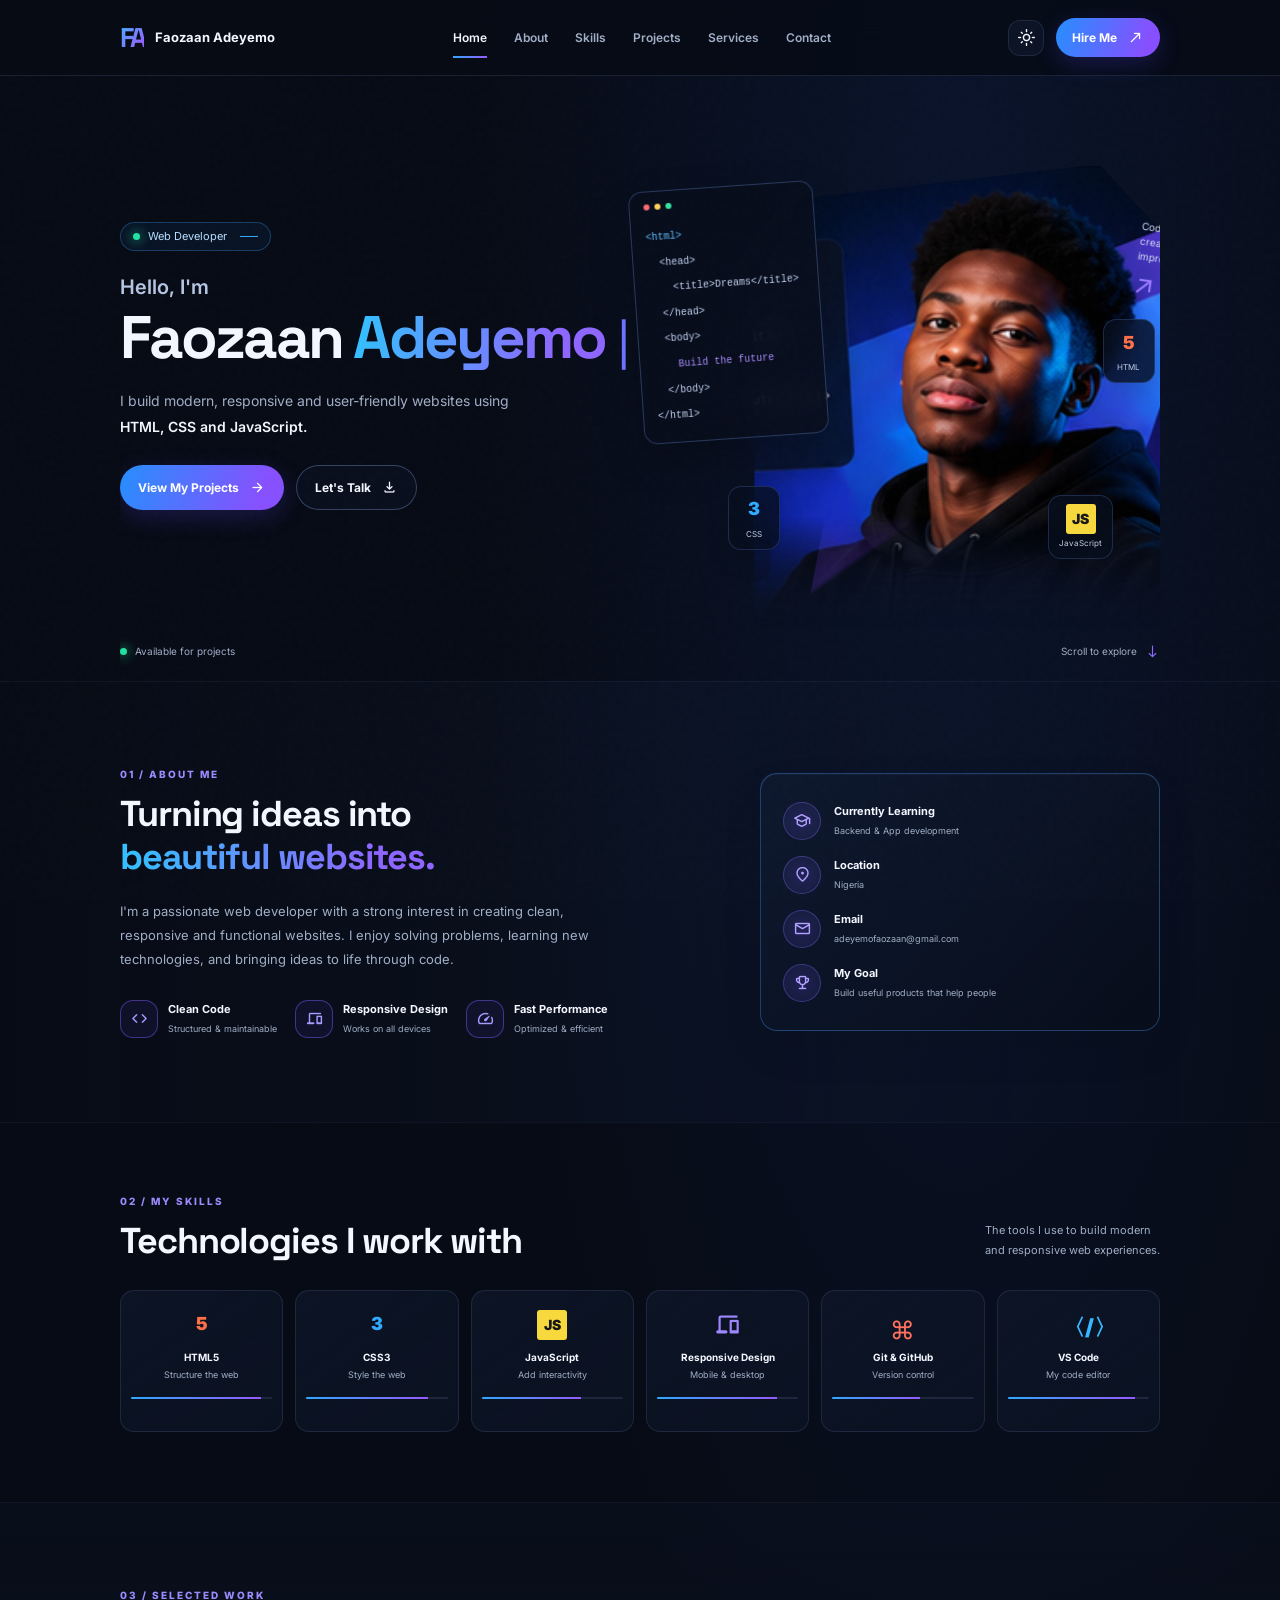
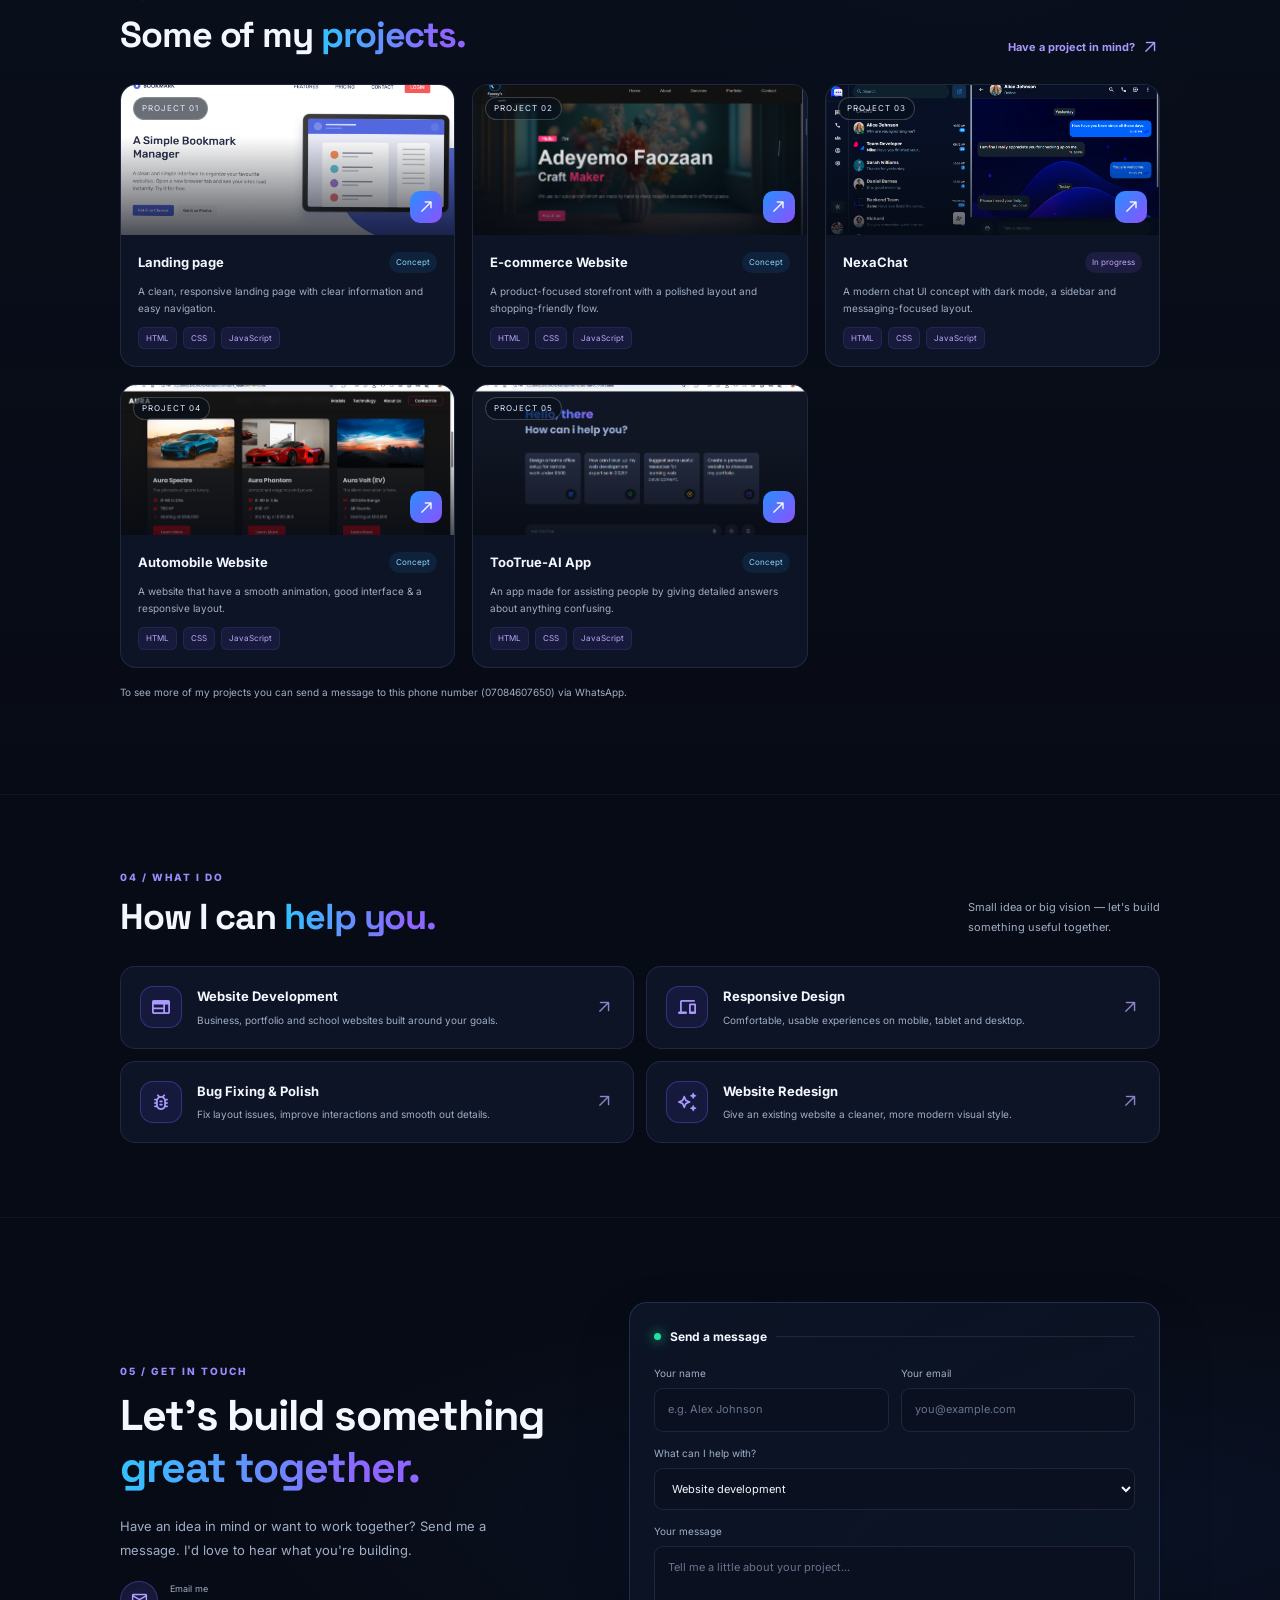
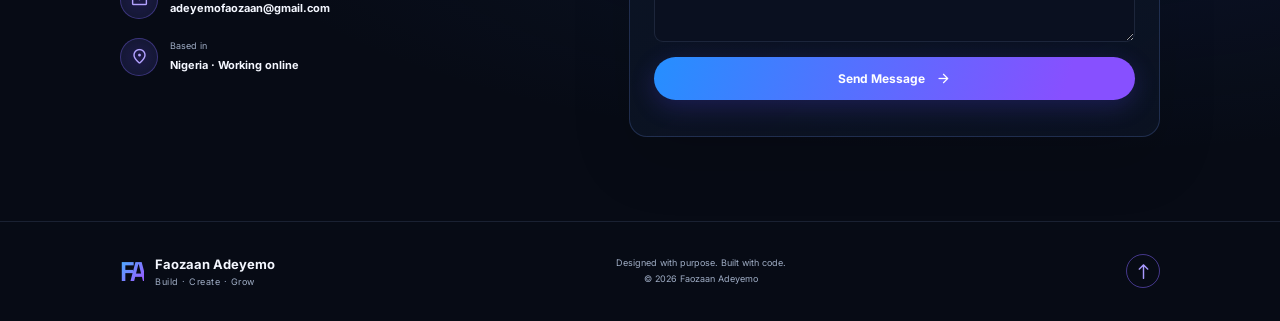
<file: index.html>
<!DOCTYPE html>
<html lang="en">
<head>
    <meta charset="UTF-8">
    <meta name="viewport" content="width=device-width, initial-scale=1.0">
    <meta name="theme-color" content="#070b15">

    <meta
        name="description"
        content="Faozaan Adeyemo — web developer building modern, responsive websites."
    >

    <title>Faozaan Adeyemo — Web Developer</title>

    <!-- Google Fonts -->
    <link rel="preconnect" href="https://fonts.googleapis.com">
    <link
        rel="preconnect"
        href="https://fonts.gstatic.com"
        crossorigin
    >

    <link
        href="https://fonts.googleapis.com/css2?family=Inter:wght@400;500;600;700;800&family=Space+Grotesk:wght@400;500;600;700&display=swap"
        rel="stylesheet"
    >

    <!-- Material Symbols -->
    <link
        href="https://fonts.googleapis.com/css2?family=Material+Symbols+Rounded:opsz,wght,FILL,GRAD@20..48,400,0,0"
        rel="stylesheet"
    >

    <!-- Main Stylesheet -->
    <link rel="stylesheet" href="style.css">
</head>

<body>

    <!-- Background Effects -->
    <div class="noise" aria-hidden="true"></div>
    <div class="scroll-progress" aria-hidden="true"></div>

    <!-- Header / Navigation -->
    <header class="topbar" id="top">

        <a class="brand" href="#home" aria-label="Faozaan home">
            <span class="brand-mark">FA</span>
            <span>Faozaan Adeyemo</span>
        </a>

        <button
            class="menu-toggle icon-button"
            aria-label="Open menu"
            aria-expanded="false"
        >
            <span class="material-symbols-rounded">menu</span>
        </button>

        <nav class="nav-links" aria-label="Main navigation">
            <a class="active" href="#home">Home</a>
            <a href="#about">About</a>
            <a href="#skills">Skills</a>
            <a href="#projects">Projects</a>
            <a href="#services">Services</a>
            <a href="#contact">Contact</a>
        </nav>

        <div class="nav-actions">

            <button
                class="icon-button theme-toggle"
                aria-label="Toggle light mode"
            >
                <span class="material-symbols-rounded">light_mode</span>
            </button>

            <a
                class="button button-small button-primary"
                href="#contact"
            >
                Hire Me
                <span class="material-symbols-rounded">north_east</span>
            </a>

        </div>
    </header>

    <main>

        <!-- Hero Section -->
        <section class="hero section-wrap" id="home">

            <div class="hero-copy">

                <div class="eyebrow">
                    <span class="status-dot"></span>
                    Web Developer
                    <span class="eyebrow-line"></span>
                </div>

                <p class="hello">Hello, I'm</p>

                <h1>
                    Faozaan
                    <span class="gradient-text">Adeyemo</span>
                    <span class="typing-caret">|</span>
                </h1>

                <p class="hero-description">
                    I build modern, responsive and user-friendly websites
                    using <strong>HTML, CSS and JavaScript.</strong>
                </p>

                <div class="hero-buttons">

                    <a
                        class="button button-primary magnetic"
                        href="#projects"
                    >
                        View My Projects
                        <span class="material-symbols-rounded">
                            arrow_forward
                        </span>
                    </a>

                    <a
                        class="button button-outline"
                        href="#contact"
                    >
                        Let's Talk
                        <span class="material-symbols-rounded">
                            download
                        </span>
                    </a>

                </div>

                <!-- Social Links -->
                <!-- <div class="socials">

                    <a
                        href="https://github.com/"
                        aria-label="GitHub"
                        title="Replace with your GitHub profile"
                    >
                        <span class="social-glyph">⌘</span>
                    </a>

                    <a
                        href="https://www.linkedin.com/"
                        aria-label="LinkedIn"
                        title="Replace with your LinkedIn profile"
                    >
                        in
                    </a>

                    <a href="https://x.com/" aria-label="X">
                        𝕏
                    </a>

                    <a
                        href="mailto:adeyemofaozaan@gmail.com"
                        aria-label="Email"
                    >
                        <span class="material-symbols-rounded">mail</span>
                    </a>

                </div> -->
            </div>

            <!-- Hero Visual -->
            <div class="hero-art">

                <div class="orb orb-one"></div>
                <div class="orb orb-two"></div>

                <!-- Code Window -->
                <div class="code-window floaty">

                    <div class="window-dots">
                        <i></i>
                        <i></i>
                        <i></i>
                    </div>

                    <code>
                        <span>&lt;html&gt;</span><br>
                        &nbsp;&nbsp;&lt;head&gt;<br>
                        &nbsp;&nbsp;&nbsp;&nbsp;&lt;title&gt;Dreams&lt;/title&gt;<br>
                        &nbsp;&nbsp;&lt;/head&gt;<br>
                        &nbsp;&nbsp;&lt;body&gt;<br>
                        &nbsp;&nbsp;&nbsp;&nbsp;<em>Build the future</em><br>
                        &nbsp;&nbsp;&lt;/body&gt;<br>
                        &lt;/html&gt;
                    </code>

                </div>

                <!-- Developer Portrait -->
                <div class="portrait-frame">

                    <div class="portrait-backdrop"></div>

                    <img
                        class="portrait"
                        src="assets/developer-portrait.png"
                        alt="Developer portrait from the portfolio concept"
                    >

                </div>

                <!-- Technology Badges -->
                <div class="tech-badge badge-html">
                    <span class="tech-icon html-icon">5</span>
                    <small>HTML</small>
                </div>

                <div class="tech-badge badge-css">
                    <span class="tech-icon css-icon">3</span>
                    <small>CSS</small>
                </div>

                <div class="tech-badge badge-js">
                    <span class="tech-icon js-icon">JS</span>
                    <small>JavaScript</small>
                </div>

                <div class="hand-note">
                    Code<br>
                    create<br>
                    improve
                    <span>↗</span>
                </div>

                <div class="hero-glow"></div>

            </div>

            <!-- Hero Footer -->
            <div class="hero-bottom">

                <span>
                    <span class="status-dot"></span>
                    Available for projects
                </span>

                <span>
                    Scroll to explore
                    <span class="material-symbols-rounded">south</span>
                </span>

            </div>

        </section>

        <!-- About Section -->
        <section class="section about-section" id="about">

            <div class="section-wrap about-grid">

                <div class="about-copy reveal">

                    <p class="section-kicker">01 / ABOUT ME</p>

                    <h2>
                        Turning ideas into<br>
                        <span class="gradient-text">
                            beautiful websites.
                        </span>
                    </h2>

                    <p class="muted">
                        I'm a passionate web developer with a strong
                        interest in creating clean, responsive and
                        functional websites. I enjoy solving problems,
                        learning new technologies, and bringing ideas
                        to life through code.
                    </p>

                    <!-- Features -->
                    <div class="feature-row">

                        <div class="feature">
                            <span class="material-symbols-rounded">code</span>

                            <div>
                                <b>Clean Code</b>
                                <small>Structured &amp; maintainable</small>
                            </div>
                        </div>

                        <div class="feature">
                            <span class="material-symbols-rounded">
                                devices
                            </span>

                            <div>
                                <b>Responsive Design</b>
                                <small>Works on all devices</small>
                            </div>
                        </div>

                        <div class="feature">
                            <span class="material-symbols-rounded">speed</span>

                            <div>
                                <b>Fast Performance</b>
                                <small>Optimized &amp; efficient</small>
                            </div>
                        </div>

                    </div>
                </div>

                <!-- Information Card -->
                <aside class="info-card reveal">

                    <div class="info-item">

                        <span class="info-icon material-symbols-rounded">
                            school
                        </span>

                        <div>
                            <b>Currently Learning</b>
                            <small>Backend &amp; App development</small>
                        </div>

                    </div>

                    <div class="info-item">

                        <span class="info-icon material-symbols-rounded">
                            location_on
                        </span>

                        <div>
                            <b>Location</b>
                            <small>Nigeria</small>
                        </div>

                    </div>

                    <div class="info-item">

                        <span class="info-icon material-symbols-rounded">
                            mail
                        </span>

                        <div>
                            <b>Email</b>
                            <small>adeyemofaozaan@gmail.com</small>
                        </div>

                    </div>

                    <div class="info-item">

                        <span class="info-icon material-symbols-rounded">
                            emoji_events
                        </span>

                        <div>
                            <b>My Goal</b>
                            <small>
                                Build useful products that help people
                            </small>
                        </div>

                    </div>

                </aside>

            </div>
        </section>

        <!-- Skills Section -->
        <section class="section skills-section" id="skills">

            <div class="section-wrap">

                <div class="section-heading reveal">

                    <div>
                        <p class="section-kicker">02 / MY SKILLS</p>
                        <h2>Technologies I work with</h2>
                    </div>

                    <p class="muted">
                        The tools I use to build modern<br>
                        and responsive web experiences.
                    </p>

                </div>

                <!-- Skills Grid -->
                <div class="skills-grid">

                    <article class="skill-card reveal">
                        <span class="skill-logo html-icon">5</span>
                        <b>HTML5</b>
                        <small>Structure the web</small>

                        <div class="skill-meter">
                            <i style="--level: 92%"></i>
                        </div>
                    </article>

                    <article class="skill-card reveal">
                        <span class="skill-logo css-icon">3</span>
                        <b>CSS3</b>
                        <small>Style the web</small>

                        <div class="skill-meter">
                            <i style="--level: 86%"></i>
                        </div>
                    </article>

                    <article class="skill-card reveal">
                        <span class="skill-logo js-icon">JS</span>
                        <b>JavaScript</b>
                        <small>Add interactivity</small>

                        <div class="skill-meter">
                            <i style="--level: 70%"></i>
                        </div>
                    </article>

                    <article class="skill-card reveal">
                        <span class="skill-symbol material-symbols-rounded">
                            devices
                        </span>

                        <b>Responsive Design</b>
                        <small>Mobile &amp; desktop</small>

                        <div class="skill-meter">
                            <i style="--level: 85%"></i>
                        </div>
                    </article>

                    <article class="skill-card reveal">
                        <span class="skill-symbol git-symbol">⌘</span>
                        <b>Git &amp; GitHub</b>
                        <small>Version control</small>

                        <div class="skill-meter">
                            <i style="--level: 62%"></i>
                        </div>
                    </article>

                    <article class="skill-card reveal">
                        <span class="skill-symbol vscode-symbol">〈/〉</span>
                        <b>VS Code</b>
                        <small>My code editor</small>

                        <div class="skill-meter">
                            <i style="--level: 90%"></i>
                        </div>
                    </article>

                </div>
            </div>
        </section>

        <!-- Projects Section -->
        <section class="section projects-section" id="projects">

            <div class="section-wrap">

                <div class="section-heading reveal">

                    <div>
                        <p class="section-kicker">03 / SELECTED WORK</p>

                        <h2>
                            Some of my
                            <span class="gradient-text">projects.</span>
                        </h2>
                    </div>

                    <a class="text-link" href="#contact">
                        Have a project in mind?
                        <span class="material-symbols-rounded">
                            arrow_outward
                        </span>
                    </a>

                </div>

                <!-- Projects Grid -->
                <div class="projects-grid">

                    <!-- Project 1 -->
                    <article class="project-card reveal">

                        <div class="project-image">

                            <img
                                src="assets/landing-page.png"
                                alt="School website project preview"
                            >

                            <span class="project-number">PROJECT 01</span>

                            <a
                                href="#contact"
                                class="project-open"
                                aria-label="Ask about school website"
                            >
                                <span class="material-symbols-rounded">
                                    north_east
                                </span>
                            </a>

                        </div>

                        <div class="project-content">

                            <div class="project-title">
                                <h3>Landing page</h3>
                                <span class="project-status">Concept</span>
                            </div>

                            <p>
                                A clean, responsive landing page with clear
                                information and easy navigation.
                            </p>

                            <div class="tags">
                                <span>HTML</span>
                                <span>CSS</span>
                                <span>JavaScript</span>
                            </div>

                        </div>
                    </article>

                    <!-- Project 2 -->
                    <article class="project-card reveal">

                        <div class="project-image">

                            <img
                                src="assets/shop-project.png"
                                alt="E-commerce website project preview"
                            >

                            <span class="project-number">PROJECT 02</span>

                            <a
                                href="#contact"
                                class="project-open"
                                aria-label="Ask about e-commerce website"
                            >
                                <span class="material-symbols-rounded">
                                    north_east
                                </span>
                            </a>

                        </div>

                        <div class="project-content">

                            <div class="project-title">
                                <h3>E-commerce Website</h3>
                                <span class="project-status">Concept</span>
                            </div>

                            <p>
                                A product-focused storefront with a polished
                                layout and shopping-friendly flow.
                            </p>

                            <div class="tags">
                                <span>HTML</span>
                                <span>CSS</span>
                                <span>JavaScript</span>
                            </div>

                        </div>
                    </article>

                    <!-- Project 3 -->
                    <article class="project-card reveal">

                        <div class="project-image">

                            <img
                                src="assets/nexachat-project.png"
                                alt="NexaChat messaging interface preview"
                            >

                            <span class="project-number">PROJECT 03</span>

                            <a
                                href="#contact"
                                class="project-open"
                                aria-label="Ask about NexaChat"
                            >
                                <span class="material-symbols-rounded">
                                    north_east
                                </span>
                            </a>

                        </div>

                        <div class="project-content">

                            <div class="project-title">
                                <h3>NexaChat</h3>

                                <span class="project-status in-progress">
                                    In progress
                                </span>
                            </div>

                            <p>
                                A modern chat UI concept with dark mode,
                                a sidebar and messaging-focused layout.
                            </p>

                            <div class="tags">
                                <span>HTML</span>
                                <span>CSS</span>
                                <span>JavaScript</span>
                            </div>

                        </div>
                    </article>

                    <!-- Project 4 -->
                    <article class="project-card reveal">

                        <div class="project-image">

                            <img
                                src="assets/Automobile-website.png"
                                alt="Automobile Website preview"
                            >

                            <span class="project-number">PROJECT 04</span>

                            <a
                                href="#contact"
                                class="project-open"
                                aria-label="Ask about the automobile website"
                            >
                                <span class="material-symbols-rounded">
                                    north_east
                                </span>
                            </a>

                        </div>

                        <div class="project-content">

                            <div class="project-title">
                                <h3>Automobile Website</h3>
                                <span class="project-status">Concept</span>
                            </div>

                            <p>
                                A website that have a smooth animation,
                                good interface &amp; a responsive layout.
                            </p>

                            <div class="tags">
                                <span>HTML</span>
                                <span>CSS</span>
                                <span>JavaScript</span>
                            </div>

                        </div>
                    </article>

                    <!-- Project 5 -->
                    <article class="project-card reveal">

                        <div class="project-image">

                            <img
                                src="assets/AI-app.png"
                                alt="AI app preview"
                            >

                            <span class="project-number">PROJECT 05</span>

                            <a
                                href="#contact"
                                class="project-open"
                                aria-label="Ask about TooTrue AI"
                            >
                                <span class="material-symbols-rounded">
                                    north_east
                                </span>
                            </a>

                        </div>

                        <div class="project-content">

                            <div class="project-title">
                                <h3>TooTrue-AI App</h3>
                                <span class="project-status">Concept</span>
                            </div>

                            <p>
                                An app made for assisting people by giving
                                detailed answers about anything confusing.
                            </p>

                            <div class="tags">
                                <span>HTML</span>
                                <span>CSS</span>
                                <span>JavaScript</span>
                            </div>

                        </div>
                    </article>

                </div>

                <p class="project-note">
                    To see more of my projects you can send a message
                    to this phone number (07084607650) via WhatsApp.
                </p>

            </div>
        </section>

        <!-- Services Section -->
        <section class="section services-section" id="services">

            <div class="section-wrap">

                <div class="section-heading reveal">

                    <div>
                        <p class="section-kicker">04 / WHAT I DO</p>

                        <h2>
                            How I can
                            <span class="gradient-text">help you.</span>
                        </h2>
                    </div>

                    <p class="muted">
                        Small idea or big vision — let's build<br>
                        something useful together.
                    </p>

                </div>

                <!-- Services Grid -->
                <div class="services-grid">

                    <article class="service-card reveal">

                        <span class="service-icon material-symbols-rounded">
                            web
                        </span>

                        <div>
                            <h3>Website Development</h3>
                            <p>
                                Business, portfolio and school websites
                                built around your goals.
                            </p>
                        </div>

                        <span class="service-arrow material-symbols-rounded">
                            arrow_outward
                        </span>

                    </article>

                    <article class="service-card reveal">

                        <span class="service-icon material-symbols-rounded">
                            devices
                        </span>

                        <div>
                            <h3>Responsive Design</h3>
                            <p>
                                Comfortable, usable experiences on mobile,
                                tablet and desktop.
                            </p>
                        </div>

                        <span class="service-arrow material-symbols-rounded">
                            arrow_outward
                        </span>

                    </article>

                    <article class="service-card reveal">

                        <span class="service-icon material-symbols-rounded">
                            bug_report
                        </span>

                        <div>
                            <h3>Bug Fixing &amp; Polish</h3>
                            <p>
                                Fix layout issues, improve interactions
                                and smooth out details.
                            </p>
                        </div>

                        <span class="service-arrow material-symbols-rounded">
                            arrow_outward
                        </span>

                    </article>

                    <article class="service-card reveal">

                        <span class="service-icon material-symbols-rounded">
                            auto_awesome
                        </span>

                        <div>
                            <h3>Website Redesign</h3>
                            <p>
                                Give an existing website a cleaner,
                                more modern visual style.
                            </p>
                        </div>

                        <span class="service-arrow material-symbols-rounded">
                            arrow_outward
                        </span>

                    </article>

                </div>
            </div>
        </section>

        <!-- Contact Section -->
        <section class="section contact-section" id="contact">

            <div class="section-wrap contact-grid">

                <div class="contact-copy reveal">

                    <p class="section-kicker">05 / GET IN TOUCH</p>

                    <h2>
                        Let's build something<br>
                        <span class="gradient-text">great together.</span>
                    </h2>

                    <p class="muted">
                        Have an idea in mind or want to work together?
                        Send me a message. I'd love to hear what you're building.
                    </p>

                    <!-- Email Details -->
                    <div class="contact-detail">

                        <span class="info-icon material-symbols-rounded">
                            mail
                        </span>

                        <div>
                            <small>Email me</small>
                            <b>adeyemofaozaan@gmail.com</b>
                        </div>

                    </div>

                    <!-- Location Details -->
                    <div class="contact-detail">

                        <span class="info-icon material-symbols-rounded">
                            location_on
                        </span>

                        <div>
                            <small>Based in</small>
                            <b>Nigeria · Working online</b>
                        </div>

                    </div>

                </div>

                <!-- Contact Form -->
                <form action="https://formsubmit.co/adeyemofaozaan@gmail.com" method="POST" class="contact-form reveal" id="contact-form">

                    <div class="form-top">
                        <span class="status-dot"></span>
                        <span>Send a message</span>
                        <span class="form-top-line"></span>
                    </div>

                    <div class="input-row">
                        <input type="text" name="_honey" style="display:none;">
                        <input type="hidden" name="_captcha" value="false">
                        <input type="hidden" name="_next" value="https://faozaanportfolio.netlify.app/thank-you.html">
                        <label>
                            Your name

                            <input
                                name="name"
                                type="text"
                                placeholder="e.g. Alex Johnson"
                                required
                                autocomplete="name"
                            >
                        </label>

                        <label>
                            Your email

                            <input
                                name="email"
                                type="email"
                                placeholder="you@example.com"
                                required
                                autocomplete="email"
                            >
                        </label>

                    </div>

                    <label>
                        What can I help with?

                        <select name="subject">
                            <option>Website development</option>
                            <option>Portfolio website</option>
                            <option>Website redesign</option>
                            <option>Bug fixing</option>
                            <option>Something else</option>
                        </select>
                    </label>

                    <label>
                        Your message

                        <textarea
                            name="message"
                            rows="4"
                            placeholder="Tell me a little about your project..."
                            required
                        ></textarea>
                    </label>

                    <button
                        class="button button-primary submit-button"
                        type="submit"
                    >
                        Send Message
                        <span class="material-symbols-rounded">
                            arrow_forward
                        </span>
                    </button>

                    <p class="form-hint" id="form-hint"></p>

                </form>

            </div>
        </section>

    </main>

    <!-- Footer -->
    <footer class="footer">

        <div class="section-wrap footer-inner">

            <a class="brand" href="#home">

                <span class="brand-mark">FA</span>

                <span>
                    Faozaan Adeyemo
                    <small>Build · Create · Grow</small>
                </span>

            </a>

            <p>
                Designed with purpose. Built with code.<br>

                <span>
                    © <span id="year"></span> Faozaan Adeyemo
                </span>
            </p>

            <a
                class="back-top"
                href="#home"
                aria-label="Back to top"
            >
                <span class="material-symbols-rounded">north</span>
            </a>

        </div>
    </footer>

    <!-- Cursor Effect -->
    <div class="cursor-glow" aria-hidden="true"></div>

    <!-- Main JavaScript -->
    <script src="script.js"></script>

</body>
</html>
</file>
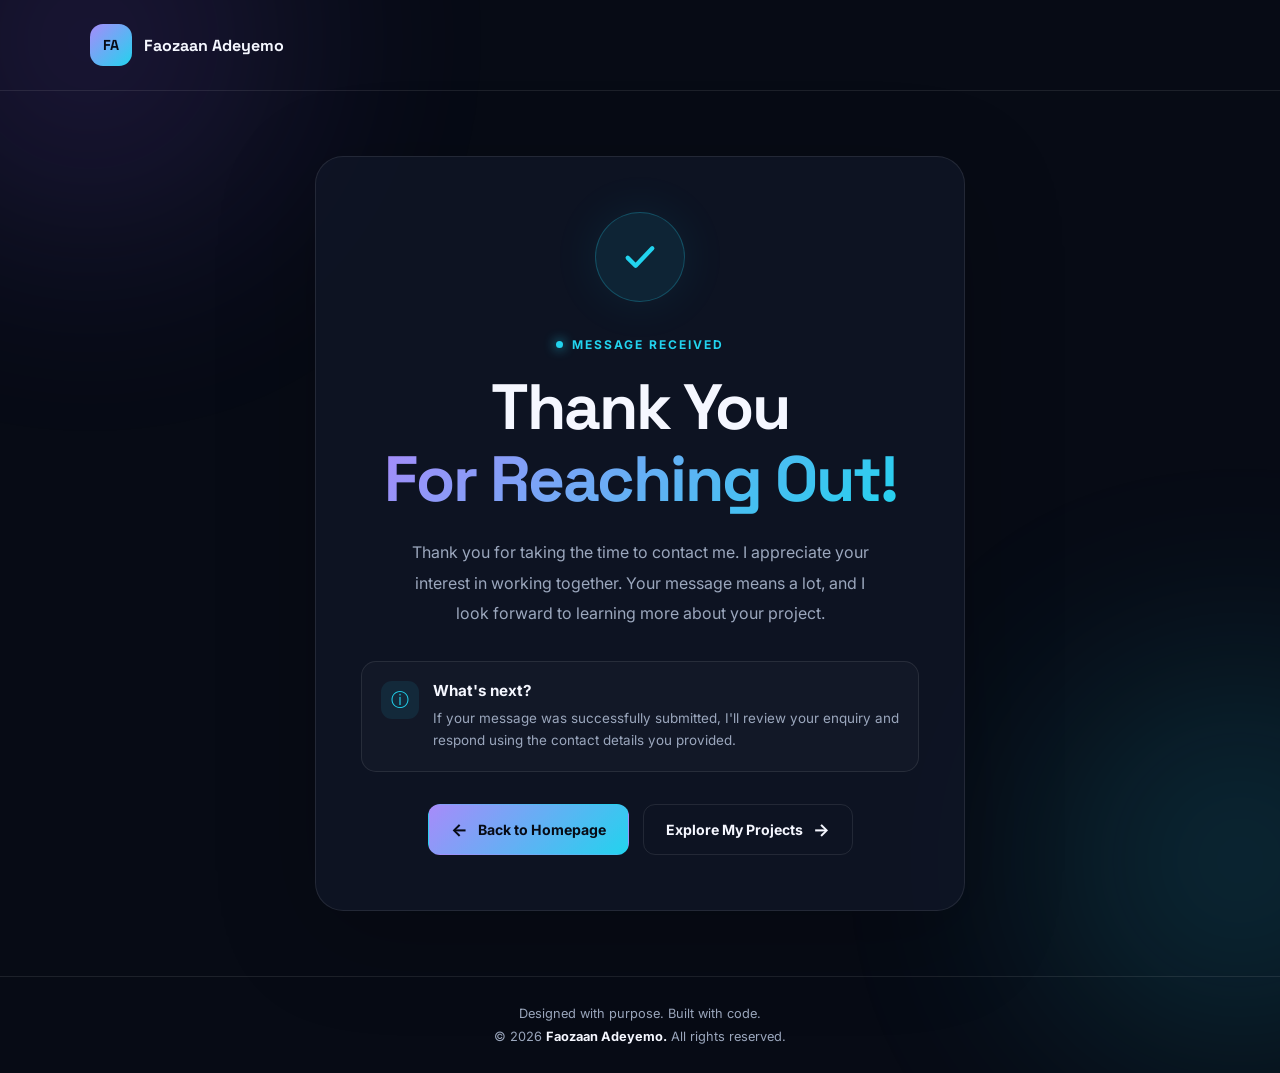
<file: thank-you.html>
<!DOCTYPE html>
<html lang="en">
<head>
    <meta charset="UTF-8">
    <meta name="viewport" content="width=device-width, initial-scale=1.0">

    <meta name="theme-color" content="#070b15">
    <meta
        name="description"
        content="Thank you for contacting Faozaan Adeyemo. Your message is appreciated."
    >

    <title>Thank You | Faozaan Adeyemo</title>

    <!-- Google Fonts -->
    <link rel="preconnect" href="https://fonts.googleapis.com">
    <link rel="preconnect" href="https://fonts.gstatic.com" crossorigin>

    <link
        href="https://fonts.googleapis.com/css2?family=Inter:wght@400;500;600;700;800&family=Space+Grotesk:wght@400;500;600;700&display=swap"
        rel="stylesheet"
    >

    <style>
        /* =========================
           RESET AND VARIABLES
        ========================= */

        :root {
            --bg: #070b15;
            --surface: #101727;
            --text: #f5f7ff;
            --muted: #9ba7bd;
            --primary: #8b5cf6;
            --secondary: #22d3ee;
            --border: rgba(255, 255, 255, 0.09);
            --gradient: linear-gradient(
                135deg,
                #a78bfa,
                #22d3ee
            );
        }

        * {
            margin: 0;
            padding: 0;
            box-sizing: border-box;
        }

        html {
            scroll-behavior: smooth;
        }

        body {
            min-height: 100vh;
            min-height: 100svh;
            display: flex;
            flex-direction: column;
            font-family: "Inter", sans-serif;
            color: var(--text);
            background: var(--bg);
            overflow-x: hidden;
        }

        a {
            color: inherit;
            text-decoration: none;
        }

        button,
        a {
            -webkit-tap-highlight-color: transparent;
        }

        /* =========================
           BACKGROUND EFFECTS
        ========================= */

        .background-glow {
            position: fixed;
            width: 380px;
            height: 380px;
            border-radius: 50%;
            filter: blur(120px);
            opacity: 0.17;
            pointer-events: none;
            z-index: -1;
        }

        .glow-one {
            top: -150px;
            left: -100px;
            background: var(--primary);
        }

        .glow-two {
            right: -150px;
            bottom: -150px;
            background: var(--secondary);
        }

        /* =========================
           HEADER
        ========================= */

        .header {
            width: 100%;
            padding: 24px 7%;
            border-bottom: 1px solid var(--border);
        }

        .brand {
            display: inline-flex;
            align-items: center;
            gap: 12px;
            font-family: "Space Grotesk", sans-serif;
            font-size: 1rem;
            font-weight: 700;
        }

        .brand-mark {
            width: 42px;
            height: 42px;
            display: grid;
            place-items: center;
            border-radius: 13px;
            background: var(--gradient);
            color: #070b15;
            font-weight: 800;
            font-size: 0.9rem;
        }

        /* =========================
           MAIN CONTENT
        ========================= */

        .main {
            flex: 1;
            width: 100%;
            display: grid;
            place-items: center;
            padding: 65px 20px;
        }

        .thank-you-card {
            width: 100%;
            max-width: 650px;
            padding: 55px 45px;
            text-align: center;
            background: rgba(16, 23, 39, 0.78);
            border: 1px solid var(--border);
            border-radius: 28px;
            box-shadow: 0 25px 100px rgba(0, 0, 0, 0.22);
            animation: appear 0.8s ease both;
        }

        /* Success Icon */

        .success-icon {
            width: 90px;
            height: 90px;
            display: grid;
            place-items: center;
            margin: 0 auto 30px;
            border-radius: 50%;
            background: rgba(34, 211, 238, 0.09);
            border: 1px solid rgba(34, 211, 238, 0.25);
            box-shadow: 0 0 50px rgba(34, 211, 238, 0.08);
            animation: pop 0.6s ease 0.2s both;
        }

        .success-icon svg {
            width: 42px;
            height: 42px;
            stroke: var(--secondary);
            stroke-width: 2.5;
            fill: none;
            stroke-linecap: round;
            stroke-linejoin: round;
        }

        /* Text */

        .eyebrow {
            display: inline-flex;
            align-items: center;
            justify-content: center;
            gap: 9px;
            margin-bottom: 20px;
            color: var(--secondary);
            font-size: 0.75rem;
            font-weight: 700;
            letter-spacing: 2px;
            text-transform: uppercase;
        }

        .status-dot {
            width: 7px;
            height: 7px;
            border-radius: 50%;
            background: var(--secondary);
            box-shadow: 0 0 12px var(--secondary);
        }

        h1 {
            margin-bottom: 22px;
            font-family: "Space Grotesk", sans-serif;
            font-size: clamp(2.4rem, 7vw, 4rem);
            line-height: 1.12;
            letter-spacing: -2px;
        }

        .gradient-text {
            color: transparent;
            background: var(--gradient);
            background-clip: text;
            -webkit-background-clip: text;
        }

        .description {
            max-width: 470px;
            margin: 0 auto;
            color: var(--muted);
            font-size: 1rem;
            line-height: 1.9;
        }

        /* =========================
           INFORMATION BOX
        ========================= */

        .info-box {
            display: flex;
            align-items: flex-start;
            gap: 14px;
            margin: 32px 0;
            padding: 19px;
            text-align: left;
            border: 1px solid var(--border);
            border-radius: 15px;
            background: rgba(255, 255, 255, 0.025);
        }

        .info-icon {
            flex-shrink: 0;
            width: 38px;
            height: 38px;
            display: grid;
            place-items: center;
            border-radius: 11px;
            color: var(--secondary);
            background: rgba(34, 211, 238, 0.09);
            font-size: 1.1rem;
        }

        .info-box h2 {
            margin-bottom: 7px;
            font-size: 0.95rem;
        }

        .info-box p {
            color: var(--muted);
            font-size: 0.84rem;
            line-height: 1.7;
        }

        /* =========================
           BUTTONS
        ========================= */

        .buttons {
            display: flex;
            align-items: center;
            justify-content: center;
            flex-wrap: wrap;
            gap: 14px;
        }

        .button {
            min-height: 50px;
            display: inline-flex;
            align-items: center;
            justify-content: center;
            gap: 10px;
            padding: 14px 22px;
            border: 1px solid transparent;
            border-radius: 12px;
            font-family: inherit;
            font-size: 0.88rem;
            font-weight: 700;
            transition:
                transform 0.25s ease,
                background 0.25s ease,
                border-color 0.25s ease;
        }

        .button:hover {
            transform: translateY(-3px);
        }

        .button-primary {
            color: #070b15;
            background: var(--gradient);
        }

        .button-primary:hover {
            box-shadow: 0 10px 35px rgba(139, 92, 246, 0.2);
        }

        .button-outline {
            color: var(--text);
            border-color: var(--border);
            background: transparent;
        }

        .button-outline:hover {
            border-color: var(--secondary);
            background: rgba(34, 211, 238, 0.05);
        }

        .arrow {
            font-size: 1.1rem;
        }

        /* =========================
           FOOTER
        ========================= */

        .footer {
            padding: 25px 7%;
            border-top: 1px solid var(--border);
            text-align: center;
        }

        .footer p {
            color: var(--muted);
            font-size: 0.8rem;
            line-height: 1.8;
        }

        .footer strong {
            color: var(--text);
        }

        /* =========================
           ANIMATIONS
        ========================= */

        @keyframes appear {
            from {
                opacity: 0;
                transform: translateY(25px);
            }

            to {
                opacity: 1;
                transform: translateY(0);
            }
        }

        @keyframes pop {
            from {
                opacity: 0;
                transform: scale(0.65);
            }

            to {
                opacity: 1;
                transform: scale(1);
            }
        }

        /* =========================
           TABLET AND MOBILE
        ========================= */

        @media (max-width: 600px) {
            .header {
                padding: 18px 5%;
            }

            .brand {
                font-size: 0.9rem;
            }

            .brand-mark {
                width: 38px;
                height: 38px;
            }

            .main {
                padding: 40px 16px;
            }

            .thank-you-card {
                padding: 40px 22px;
                border-radius: 22px;
            }

            .success-icon {
                width: 76px;
                height: 76px;
                margin-bottom: 25px;
            }

            .success-icon svg {
                width: 35px;
                height: 35px;
            }

            h1 {
                letter-spacing: -1.5px;
            }

            .description {
                font-size: 0.92rem;
            }

            .info-box {
                padding: 15px;
            }

            .buttons {
                flex-direction: column;
                align-items: stretch;
            }

            .button {
                width: 100%;
            }

            .footer {
                padding: 22px 5%;
            }
        }

        /* Respect reduced-motion preferences */

        @media (prefers-reduced-motion: reduce) {
            *,
            *::before,
            *::after {
                animation-duration: 0.01ms !important;
                animation-iteration-count: 1 !important;
                scroll-behavior: auto !important;
                transition-duration: 0.01ms !important;
            }
        }
    </style>
</head>

<body>

    <!-- Background Effects -->
    <div class="background-glow glow-one"></div>
    <div class="background-glow glow-two"></div>

    <!-- Header -->
    <header class="header">
        <a class="brand" href="index.html" aria-label="Return to homepage">
            <span class="brand-mark">FA</span>
            <span>Faozaan Adeyemo</span>
        </a>
    </header>

    <!-- Main Content -->
    <main class="main">

        <section class="thank-you-card" aria-labelledby="thank-you-title">

            <!-- Success Icon -->
            <div class="success-icon" aria-hidden="true">
                <svg viewBox="0 0 24 24">
                    <path d="M5 12.5l4.5 4.5L19 7"></path>
                </svg>
            </div>

            <p class="eyebrow">
                <span class="status-dot"></span>
                Message received
            </p>

            <h1 id="thank-you-title">
                Thank You<br>
                <span class="gradient-text">For Reaching Out!</span>
            </h1>

            <p class="description">
                Thank you for taking the time to contact me.
                I appreciate your interest in working together.
                Your message means a lot, and I look forward to
                learning more about your project.
            </p>

            <!-- Information Box -->
            <div class="info-box">

                <div class="info-icon" aria-hidden="true">
                    &#9432;
                </div>

                <div>
                    <h2>What's next?</h2>

                    <p>
                        If your message was successfully submitted,
                        I'll review your enquiry and respond using
                        the contact details you provided.
                    </p>
                </div>

            </div>

            <!-- Navigation Buttons -->
            <div class="buttons">

                <a href="index.html" class="button button-primary">
                    <span class="arrow" aria-hidden="true">&larr;</span>
                    Back to Homepage
                </a>

                <a href="index.html#projects" class="button button-outline">
                    Explore My Projects
                    <span class="arrow" aria-hidden="true">&rarr;</span>
                </a>

            </div>

        </section>

    </main>

    <!-- Footer -->
    <footer class="footer">
        <p>
            Designed with purpose. Built with code.<br>
            &copy; <span id="year"></span>
            <strong>Faozaan Adeyemo.</strong> All rights reserved.
        </p>
    </footer>

    <script>
        // Display the current year.
        document.getElementById("year").textContent =
            new Date().getFullYear();
    </script>

</body>
</html>
</file>
<file: style.css>
/* FAOZAAN PORTFOLIO — dark neon system */
:root{--bg:#070b15;--bg2:#0a1020;--panel:#0c1425;--panel2:#101a2d;--line:rgba(132,159,213,.15);--text:#f4f7ff;--muted:#a0aec6;--blue:#31a8ff;--purple:#945bff;--cyan:#48d8f4;--radius:20px;--max:1040px;color-scheme:dark}*{box-sizing:border-box}html{scroll-behavior:smooth;scroll-padding-top:90px}body{margin:0;background:radial-gradient(ellipse at 75% 7%,rgba(25,68,170,.15),transparent 36%),var(--bg);color:var(--text);font-family:Inter,Arial,sans-serif;line-height:1.6;overflow-x:hidden}body.light{--bg:#f5f7ff;--bg2:#eef2ff;--panel:#fff;--panel2:#f5f7ff;--line:rgba(60,82,140,.18);--text:#11172a;--muted:#5e6880;color-scheme:light;background:radial-gradient(ellipse at 75% 7%,rgba(92,106,255,.12),transparent 36%),var(--bg)}a{color:inherit;text-decoration:none}button,input,textarea,select{font:inherit}.section-wrap{width:min(var(--max),calc(100% - 44px));margin-inline:auto}.section{padding:84px 0;border-top:1px solid rgba(130,155,205,.07);position:relative}.noise{pointer-events:none;position:fixed;inset:0;z-index:20;opacity:.025;background-image:url("data:image/svg+xml,%3Csvg viewBox='0 0 180 180' xmlns='http://www.w3.org/2000/svg'%3E%3Cfilter id='n'%3E%3CfeTurbulence type='fractalNoise' baseFrequency='.9' numOctaves='3' stitchTiles='stitch'/%3E%3C/filter%3E%3Crect width='100%25' height='100%25' filter='url(%23n)' opacity='.7'/%3E%3C/svg%3E")}.scroll-progress{position:fixed;z-index:100;top:0;left:0;width:0;height:3px;background:linear-gradient(90deg,var(--blue),var(--purple),var(--cyan));box-shadow:0 0 15px var(--purple)}.topbar{height:76px;position:sticky;top:0;z-index:50;display:flex;align-items:center;justify-content:space-between;gap:25px;padding:0 max(22px,calc((100vw - var(--max))/2));background:color-mix(in srgb,var(--bg) 82%,transparent);backdrop-filter:blur(18px);border-bottom:1px solid var(--line)}.brand{display:flex;align-items:center;gap:11px;font-weight:700;font-size:13px;white-space:nowrap}.brand-mark{font-family:'Space Grotesk',sans-serif;font-size:27px;font-weight:700;letter-spacing:-3px;background:linear-gradient(135deg,#35c6ff,#9461ff 75%);color:transparent;background-clip:text}.nav-links{display:flex;align-items:center;gap:27px}.nav-links a{font-size:12px;font-weight:600;color:var(--muted);position:relative;transition:color .25s}.nav-links a:after{content:'';position:absolute;height:2px;width:0;left:50%;bottom:-11px;background:linear-gradient(90deg,var(--blue),var(--purple));transition:all .3s}.nav-links a:hover,.nav-links a.active{color:var(--text)}.nav-links a:hover:after,.nav-links a.active:after{width:100%;left:0}.nav-actions{display:flex;align-items:center;gap:12px}.icon-button{width:36px;height:36px;display:grid;place-items:center;border:1px solid var(--line);border-radius:12px;background:var(--panel);color:var(--text);cursor:pointer;transition:.25s}.icon-button:hover{border-color:var(--purple);transform:translateY(-2px)}.menu-toggle{display:none}.material-symbols-rounded{font-size:19px;vertical-align:middle}.button{display:inline-flex;align-items:center;justify-content:center;gap:10px;padding:12px 18px;border-radius:999px;font-size:12px;font-weight:700;transition:transform .25s,box-shadow .25s,border-color .25s;cursor:pointer;border:0}.button .material-symbols-rounded{font-size:17px}.button-primary{color:#fff;background:linear-gradient(110deg,#258fff,#8750ff 85%);box-shadow:0 7px 25px rgba(92,73,255,.22);position:relative;overflow:hidden}.button-primary:before{content:'';position:absolute;top:-60%;left:-50%;width:30%;height:220%;background:rgba(255,255,255,.3);transform:rotate(25deg);transition:left .65s}.button-primary:hover:before{left:130%}.button:hover{transform:translateY(-3px);box-shadow:0 10px 32px rgba(75,94,255,.28)}.button-small{padding:10px 16px}.button-outline{border:1px solid rgba(130,160,220,.35);background:rgba(12,20,38,.55);color:var(--text)}.hero{min-height:555px;position:relative;display:grid;grid-template-columns:1fr 1fr;align-items:center;padding-top:60px;padding-bottom:75px;overflow:hidden}.hero-copy{position:relative;z-index:3;padding-bottom:10px}.eyebrow{display:inline-flex;align-items:center;gap:8px;border:1px solid rgba(65,164,255,.3);border-radius:99px;padding:5px 12px;color:#b6dfff;font-size:11px;margin-bottom:20px;background:rgba(24,103,178,.1)}.status-dot{width:7px;height:7px;display:inline-block;border-radius:50%;background:#21e3a1;box-shadow:0 0 12px #21e3a1;animation:pulse 2s infinite}.eyebrow-line{width:18px;height:1px;background:var(--blue);margin-left:5px}.hello{margin:0 0 -7px;color:#b5c5e2;font-size:20px;font-weight:600}.hero h1{font-family:'Space Grotesk',sans-serif;font-size:clamp(39px,5vw,60px);line-height:1.12;letter-spacing:-2.7px;margin:8px 0 17px;white-space:nowrap}.gradient-text{background:linear-gradient(100deg,#35bfff 5%,#8e66ff 80%);color:transparent;background-clip:text;-webkit-background-clip:text}.typing-caret{font-weight:400;color:#6b74ff;animation:blink 1s step-end infinite;font-size:.8em}.hero-description{font-size:14px;color:var(--muted);max-width:420px;line-height:1.85}.hero-description strong{color:var(--text);font-weight:600}.hero-buttons{display:flex;gap:12px;flex-wrap:wrap;margin-top:25px}.socials{display:flex;gap:9px;margin-top:25px}.socials a{width:35px;height:35px;display:grid;place-items:center;border:1px solid var(--line);background:var(--panel);border-radius:10px;font-size:14px;font-weight:800;color:#c2d2f1;transition:.25s}.socials a:hover{transform:translateY(-4px) rotate(-4deg);border-color:var(--purple);color:var(--text);box-shadow:0 8px 20px #3e32a333}.social-glyph{font-size:19px}.hero-art{height:430px;position:relative;isolation:isolate}.hero-glow{position:absolute;z-index:-2;width:430px;height:360px;left:15%;top:12%;background:radial-gradient(ellipse,rgba(23,87,255,.3),rgba(112,37,255,.08) 48%,transparent 70%);filter:blur(16px);animation:glow 6s ease-in-out infinite alternate}.portrait-frame{position:absolute;z-index:1;width:78%;height:100%;right:0;bottom:-6%;overflow:hidden;clip-path:polygon(15% 7%,85% 0,100% 14%,100% 100%,0 100%,0 25%);mask-image:linear-gradient(to bottom,#000 75%,transparent 100%)}.portrait-backdrop{position:absolute;inset:10% 4% 0 12%;background:linear-gradient(145deg,#1b70ff,#7939f2 58%,transparent 59%);clip-path:polygon(52% 0,100% 10%,70% 100%,0 100%,18% 22%);opacity:.85}.portrait{position:absolute;width:100%;height:100%;object-fit:cover;object-position:center top;mix-blend-mode:normal;filter:drop-shadow(0 10px 35px #0008);mask-image:linear-gradient(to bottom,#000 75%,transparent 100%)}.code-window{position:absolute;z-index:4;top:50px;left:-4px;width:185px;padding:12px 14px 16px;border:1px solid rgba(104,143,220,.34);border-radius:14px;background:rgba(7,13,27,.86);backdrop-filter:blur(14px);box-shadow:0 20px 45px #0003;transform:rotate(-4deg)}.window-dots{display:flex;gap:5px;margin-bottom:12px}.window-dots i{width:6px;height:6px;border-radius:50%;background:#ff6c75}.window-dots i:nth-child(2){background:#ffd45d}.window-dots i:nth-child(3){background:#36e3a0}.code-window code{font:10px/1.7 monospace;color:#c2d2f1}.code-window code span{color:#5ebeff}.code-window code em{color:#a78bfa;font-style:normal}.tech-badge{position:absolute;z-index:5;display:flex;flex-direction:column;align-items:center;gap:3px;padding:8px 10px;border:1px solid rgba(91,130,218,.25);border-radius:13px;background:rgba(7,14,29,.8);backdrop-filter:blur(12px);box-shadow:0 10px 25px #0002;animation:float 5s ease-in-out infinite}.tech-badge small{font-size:8px;color:#c4d0e7}.badge-html{right:1%;top:39%;animation-delay:-1s}.badge-css{left:17%;bottom:12%;animation-delay:-2.5s}.badge-js{right:9%;bottom:10%;animation-delay:-3.5s}.tech-icon,.skill-logo{display:grid;place-items:center;width:30px;height:30px;font-weight:900;font-size:18px}.html-icon{color:#ff7048}.css-icon{color:#32aaff}.js-icon{background:#f7d83d;color:#171717;border-radius:3px;font-size:14px}.hand-note{position:absolute;z-index:4;right:-3%;top:18%;font-size:10px;line-height:1.5;color:#d2dcf4;transform:rotate(8deg)}.hand-note span{display:block;color:#9b7aff;font-size:27px}.hero-bottom{position:absolute;left:0;right:0;bottom:22px;display:flex;justify-content:space-between;font-size:10px;color:var(--muted)}.hero-bottom>span{display:flex;align-items:center;gap:8px}.hero-bottom .material-symbols-rounded{font-size:15px;color:#8e6bff}.section-kicker{font-size:10px;letter-spacing:2px;font-weight:800;color:#9d8aff;margin:0 0 11px}.section h2{font-family:'Space Grotesk',sans-serif;font-size:clamp(28px,3vw,36px);line-height:1.2;letter-spacing:-1.1px;margin:0 0 20px}.muted{color:var(--muted);font-size:13px;line-height:1.85}.about-section{background:linear-gradient(90deg,transparent,rgba(18,31,57,.24),transparent)}.about-grid{display:grid;grid-template-columns:1.1fr .8fr;gap:90px;align-items:center}.about-copy>p.muted{max-width:490px}.feature-row{display:flex;gap:18px;margin-top:28px;flex-wrap:wrap}.feature{display:flex;gap:10px;align-items:center;min-width:135px}.feature>.material-symbols-rounded{width:38px;height:38px;display:grid;place-items:center;border:1px solid rgba(124,93,255,.45);border-radius:13px;color:#a99aff;background:rgba(104,78,255,.08)}.feature b,.info-item b{display:block;font-size:11px}.feature small,.info-item small{display:block;font-size:9px;color:var(--muted);margin-top:3px}.info-card{border:1px solid rgba(74,149,255,.35);border-radius:17px;padding:20px 22px;background:linear-gradient(135deg,rgba(14,25,47,.9),rgba(8,13,25,.75));box-shadow:inset 0 1px rgba(255,255,255,.03),0 18px 45px #0001}.info-item{display:flex;align-items:center;gap:13px;padding:8px 0}.info-icon{display:grid;place-items:center;flex-shrink:0;width:38px;height:38px;border-radius:50%;color:#b3a3ff;border:1px solid rgba(131,104,255,.35);background:radial-gradient(circle,rgba(112,78,255,.22),rgba(26,37,69,.5));font-size:19px}.info-item small em{font-style:normal;color:#a99aff}.section-heading{display:flex;align-items:end;justify-content:space-between;gap:25px;margin-bottom:27px}.section-heading h2{margin-bottom:0}.section-heading>.muted{font-size:11px;margin:0 0 2px}.skills-section{padding-top:70px;padding-bottom:70px}.skills-grid{display:grid;grid-template-columns:repeat(6,1fr);gap:12px}.skill-card{min-height:142px;border:1px solid var(--line);border-radius:14px;background:linear-gradient(145deg,var(--panel),color-mix(in srgb,var(--panel) 75%,transparent));padding:19px 10px 15px;text-align:center;transition:transform .35s,border-color .35s,box-shadow .35s;position:relative;overflow:hidden}.skill-card:before{content:'';position:absolute;inset:0;background:radial-gradient(circle at 50% 0,rgba(107,91,255,.12),transparent 60%);opacity:0;transition:opacity .3s}.skill-card:hover{transform:translateY(-7px);border-color:rgba(135,104,255,.55);box-shadow:0 14px 30px #0002}.skill-card:hover:before{opacity:1}.skill-logo,.skill-symbol{margin:0 auto 9px;position:relative}.skill-card b{display:block;font-size:10px;position:relative}.skill-card small{font-size:9px;color:var(--muted);display:block;margin-top:3px;position:relative}.skill-symbol{display:grid;place-items:center;width:30px;height:30px;color:#9d87ff;font-size:27px}.git-symbol{font-size:25px;color:#ff725e}.vscode-symbol{font-size:22px;color:#38b9ff;font-weight:900}.skill-meter{height:2px;border-radius:10px;background:var(--line);margin-top:15px;overflow:hidden}.skill-meter i{display:block;width:var(--level);height:100%;background:linear-gradient(90deg,var(--blue),var(--purple));transform:scaleX(0);transform-origin:left;transition:transform 1.1s cubic-bezier(.2,.8,.2,1)}.skill-card.in-view .skill-meter i{transform:scaleX(1)}.projects-section{background:linear-gradient(180deg,rgba(11,18,34,.45),transparent)}.text-link{display:flex;align-items:center;gap:6px;color:#a999ff;font-size:11px;font-weight:700}.text-link:hover{color:var(--blue)}.projects-grid{display:grid;grid-template-columns:repeat(3,1fr);gap:17px}.project-card{border:1px solid var(--line);border-radius:16px;overflow:hidden;background:var(--panel);transition:transform .35s,border-color .35s,box-shadow .35s}.project-card:hover{transform:translateY(-8px);border-color:rgba(121,103,255,.55);box-shadow:0 22px 45px #0003}.project-image{height:150px;position:relative;overflow:hidden;background:#10192b}.project-image:after{content:'';position:absolute;inset:35% 0 0;background:linear-gradient(transparent,rgba(5,9,18,.72));pointer-events:none}.project-image img{width:100%;height:100%;object-fit:cover;object-position:center;transition:transform .7s cubic-bezier(.2,.7,.2,1),filter .5s}.project-card:hover .project-image img{transform:scale(1.08);filter:saturate(1.18)}.project-number{position:absolute;z-index:2;top:12px;left:12px;border:1px solid #ffffff33;border-radius:99px;padding:4px 8px;background:#07101b99;color:#e2e8ff;font-size:8px;letter-spacing:1px}.project-open{position:absolute;z-index:3;right:12px;bottom:12px;width:32px;height:32px;display:grid;place-items:center;background:linear-gradient(135deg,#298fff,#8c51ff);border-radius:10px;transition:transform .25s}.project-open:hover{transform:rotate(45deg)}.project-content{padding:17px}.project-title{display:flex;align-items:center;justify-content:space-between;gap:8px}.project-title h3,.service-card h3{font-size:13px;margin:0}.project-status{font-size:8px;color:#8dd7ff;background:rgba(40,155,255,.1);padding:4px 7px;border-radius:99px;white-space:nowrap}.project-status.in-progress{color:#c1aaff;background:rgba(143,91,255,.12)}.project-content p{font-size:10px;line-height:1.7;color:var(--muted);min-height:34px}.tags{display:flex;gap:6px;flex-wrap:wrap}.tags span{font-size:8px;color:#b8a9ff;background:rgba(124,92,255,.1);border:1px solid rgba(124,92,255,.14);padding:4px 7px;border-radius:6px}.project-note{font-size:10px;color:var(--muted);margin-top:16px}.services-section{padding-top:74px;padding-bottom:74px}.services-grid{display:grid;grid-template-columns:repeat(2,1fr);gap:12px}.service-card{display:flex;align-items:center;gap:15px;padding:19px;border:1px solid var(--line);border-radius:15px;background:var(--panel);transition:.3s}.service-card:hover{transform:translateY(-4px);border-color:rgba(128,103,255,.48);background:var(--panel2)}.service-icon{width:42px;height:42px;display:grid;place-items:center;flex-shrink:0;border:1px solid rgba(121,95,255,.35);border-radius:13px;background:rgba(105,76,255,.1);color:#aa9aff;font-size:22px}.service-card p{font-size:10px;color:var(--muted);margin:5px 0 0;line-height:1.65}.service-arrow{margin-left:auto;color:#8e83ca;transition:transform .3s}.service-card:hover .service-arrow{transform:translate(3px,-3px);color:var(--blue)}.contact-section{background:radial-gradient(ellipse at 80% 50%,rgba(33,73,170,.12),transparent 55%)}.contact-grid{display:grid;grid-template-columns:.8fr 1fr;gap:85px;align-items:center}.contact-copy h2{font-size:clamp(31px,4vw,43px)}.contact-detail{display:flex;align-items:center;gap:12px;margin-top:19px}.contact-detail small,.contact-detail b{display:block}.contact-detail small{font-size:9px;color:var(--muted)}.contact-detail b{font-size:11px;margin-top:3px}.contact-form{padding:24px;border:1px solid rgba(100,133,215,.24);border-radius:18px;background:linear-gradient(145deg,var(--panel),color-mix(in srgb,var(--panel) 75%,transparent));box-shadow:0 25px 60px #0002}.form-top{display:flex;align-items:center;gap:9px;font-size:12px;font-weight:700;margin-bottom:19px}.form-top-line{height:1px;flex:1;background:var(--line)}.contact-form label{display:block;font-size:10px;color:var(--muted);margin-bottom:13px}.input-row{display:grid;grid-template-columns:1fr 1fr;gap:12px}.contact-form input,.contact-form textarea,.contact-form select{display:block;width:100%;margin-top:7px;padding:12px 13px;border:1px solid var(--line);border-radius:9px;background:var(--bg2);color:var(--text);font-size:11px;outline:none;transition:border .2s,box-shadow .2s}.contact-form textarea{resize:vertical;min-height:95px}.contact-form input:focus,.contact-form textarea:focus,.contact-form select:focus{border-color:#8066ff;box-shadow:0 0 0 3px rgba(128,102,255,.1)}.contact-form input::placeholder,.contact-form textarea::placeholder{color:#68758e}.submit-button{width:100%;margin-top:2px}.form-hint{font-size:9px;color:var(--muted);text-align:center;margin:12px 0 0}.footer{border-top:1px solid var(--line);padding:24px 0}.footer-inner{display:flex;align-items:center;justify-content:space-between;gap:20px}.footer .brand small{display:block;font-size:9px;color:var(--muted);font-weight:400;letter-spacing:.5px}.footer-inner>p{text-align:center;color:var(--muted);font-size:9px;line-height:1.8}.back-top{width:34px;height:34px;border:1px solid rgba(129,100,255,.5);border-radius:50%;display:grid;place-items:center;color:#a99aff;transition:.25s}.back-top:hover{transform:translateY(-4px);background:rgba(128,100,255,.13)}.reveal{opacity:0;transform:translateY(26px);transition:opacity .8s cubic-bezier(.2,.7,.2,1),transform .8s cubic-bezier(.2,.7,.2,1)}.reveal.in-view{opacity:1;transform:translateY(0)}.skills-grid .reveal:nth-child(2),.projects-grid .reveal:nth-child(2),.services-grid .reveal:nth-child(2){transition-delay:.08s}.skills-grid .reveal:nth-child(3),.projects-grid .reveal:nth-child(3),.services-grid .reveal:nth-child(3){transition-delay:.16s}.skills-grid .reveal:nth-child(4){transition-delay:.08s}.skills-grid .reveal:nth-child(5){transition-delay:.16s}.skills-grid .reveal:nth-child(6){transition-delay:.24s}.cursor-glow{position:fixed;z-index:0;width:260px;height:260px;pointer-events:none;border-radius:50%;background:radial-gradient(circle,rgba(76,95,255,.07),transparent 68%);transform:translate(-50%,-50%);opacity:0;transition:opacity .3s}.light .cursor-glow{background:radial-gradient(circle,rgba(91,80,255,.1),transparent 68%)}@keyframes pulse{0%,100%{box-shadow:0 0 0 0 rgba(33,227,161,.4)}50%{box-shadow:0 0 0 5px rgba(33,227,161,0)}}@keyframes blink{50%{opacity:0}}@keyframes float{0%,100%{transform:translateY(0)}50%{transform:translateY(-12px)}}@keyframes glow{from{transform:scale(.92);opacity:.65}to{transform:scale(1.08);opacity:1}}@media(min-width:1200px){.hero{min-height:590px}.hero-art{height:470px}}@media(max-width:900px){.topbar{gap:14px}.nav-links{gap:15px}.nav-links a{font-size:11px}.brand{font-size:11px}.hero{min-height:500px}.hero h1{font-size:clamp(36px,5.6vw,52px)}.hero-art{height:370px}.code-window{width:155px;left:-10px}.about-grid{gap:40px}.skills-grid{grid-template-columns:repeat(3,1fr)}.project-image{height:125px}.contact-grid{gap:45px}}@media(max-width:680px){.section-wrap{width:min(100% - 34px,var(--max))}.topbar{height:66px;padding:0 17px}.brand{font-size:12px}.brand-mark{font-size:25px}.menu-toggle{display:grid;margin-left:auto}.nav-actions{gap:8px}.nav-actions .button{padding:9px 12px;font-size:10px}.nav-links{position:absolute;left:12px;right:12px;top:72px;display:flex;flex-direction:column;align-items:stretch;gap:0;padding:8px;border:1px solid var(--line);border-radius:15px;background:color-mix(in srgb,var(--panel) 94%,transparent);backdrop-filter:blur(20px);box-shadow:0 20px 50px #0005;opacity:0;visibility:hidden;transform:translateY(-8px);transition:.25s}.nav-links.open{opacity:1;visibility:visible;transform:translateY(0)}.nav-links a{padding:12px;border-radius:8px;font-size:13px}.nav-links a:after{display:none}.nav-links a.active,.nav-links a:hover{background:rgba(116,95,255,.12)}.hero{grid-template-columns:1fr;min-height:auto;padding-top:53px;padding-bottom:75px}.hero-copy{max-width:540px}.hero h1{font-size:clamp(38px,10vw,55px);letter-spacing:-2px;white-space:normal}.hero-description{max-width:440px}.hero-art{height:330px;margin:16px 0 0 8%;max-width:480px}.portrait-frame{width:75%;right:3%}.code-window{top:24px;left:0}.hand-note{right:1%;top:10%}.hero-bottom{bottom:22px}.section{padding:65px 0}.about-grid,.contact-grid{grid-template-columns:1fr;gap:30px}.about-grid{gap:28px}.feature-row{gap:14px}.info-card{max-width:500px}.section-heading{align-items:flex-start;flex-direction:column;gap:12px}.section-heading>.muted br{display:none}.skills-grid{grid-template-columns:repeat(2,1fr);gap:10px}.skill-card{min-height:135px}.projects-grid{grid-template-columns:1fr;gap:16px}.project-image{height:clamp(160px,48vw,240px)}.project-content p{min-height:0;font-size:11px}.services-grid{grid-template-columns:1fr}.contact-form{padding:18px}.footer-inner{flex-wrap:wrap}.footer-inner>p{order:3;flex-basis:100%;text-align:left}.back-top{margin-left:auto}}@media(max-width:380px){.nav-actions .button{font-size:0;gap:0;padding:9px}.nav-actions .button .material-symbols-rounded{font-size:18px}.hero-buttons .button{padding:11px 13px}.code-window{width:142px;font-size:9px}.hero-art{margin-left:0}.input-row{grid-template-columns:1fr;gap:0}.feature{min-width:100%}}@media(prefers-reduced-motion:reduce){*,*:before,*:after{scroll-behavior:auto!important;animation-duration:.01ms!important;animation-iteration-count:1!important;transition-duration:.01ms!important}.reveal{opacity:1;transform:none}.cursor-glow{display:none}}
</file>
